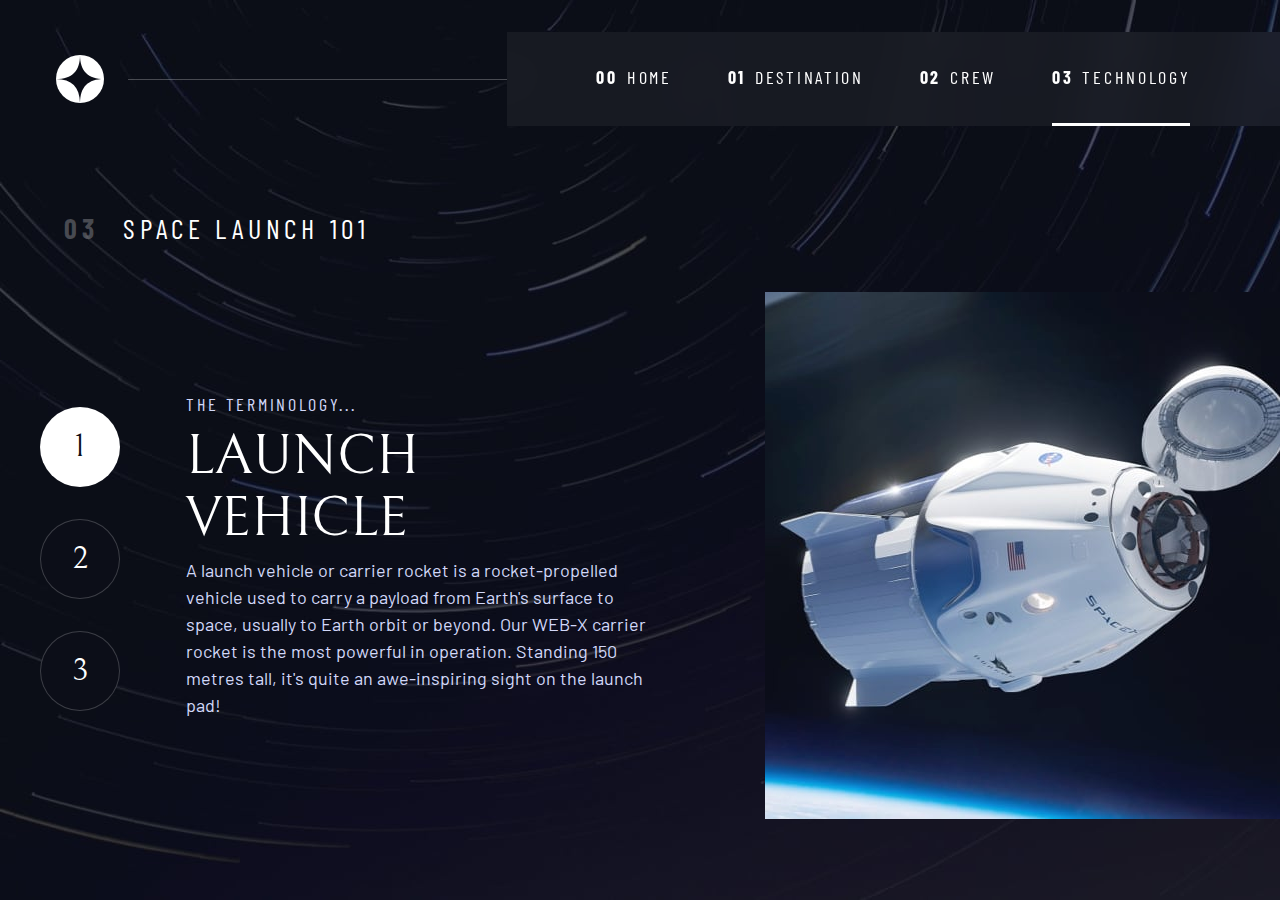
<file: technology.html>
<!DOCTYPE html>
<html lang="en">

<head>
  <meta charset="UTF-8">
  <meta http-equiv="X-UA-Compatible" content="IE=edge">
  <meta name="viewport" content="width=device-width, initial-scale=1.0">
  <link rel="shortcut icon" href="./assets/favicon-32x32.png" type="image/png" sizes="32x32">
  <title>Space Travel</title>
  <!-- Google fonts -->
  <link rel="preconnect" href="https://fonts.googleapis.com">
  <link rel="preconnect" href="https://fonts.gstatic.com" crossorigin>
  <link
    href="https://fonts.googleapis.com/css2?family=Barlow+Condensed:wght@400;700&family=Bellefair&family=Barlow:wght@400;700&display=swap"
    rel="stylesheet">
  <!-- Our custom CSS -->
  <link rel="stylesheet" href="./index.css">

  <script src="./navigation.js" defer></script>
  <script src="./tabs.js" defer></script>

</head>

<body class="technology">
  <a class="skip-to-content" href="#main">Skip to content</a>
  <header class="primary-header flex">
    <div>
      <img src="./assets/shared/logo.svg" alt="space tourism logo" class="logo">
    </div>
    <button class="mobile-nav-toggle" aria-controls="primary-navigation"><span class="sr-only"
        aria-expanded="false">Menu</span></button>
    <nav>
      <ul id="primary-navigation" data-visible="false" class="primary-navigation underline-indicators flex">
        <li><a href="index.html" class="ff-sans-cond text-white uppercase letter-spacing-2"><span
              aria-hidden="true">00</span>Home</a></li>
        <li><a href="destination.html" class="ff-sans-cond text-white uppercase letter-spacing-2"><span
              aria-hidden="true">01</span>Destination</a>
        </li>
        <li><a href="crew.html" class="ff-sans-cond text-white uppercase letter-spacing-2"><span
              aria-hidden="true">02</span>Crew</a></li>
        <li class="active"><a href="technology.html" class="ff-sans-cond text-white uppercase letter-spacing-2"><span
              aria-hidden="true">03</span>Technology</a>
        </li>
      </ul>
    </nav>
  </header>
  <main id="main" class="grid-container grid-container--technology flow">
    <h1 class="numbered-title"><span aria-hidden="true">03</span> Space launch 101</h1>

    <div class="number-indicators flex" style="--flow-space: 1rem" role="tablist" aria-label="technology list">
      <button aria-selected="true" role="tab" aria-controls="vehicle-tab" tabindex="0" data-image="vehicle-image"><span
          class="sr-only">The launch vehicle</span>1</button>
      <button aria-selected="false" role="tab" aria-controls="spaceport-tab" tabindex="0"
        data-image="spaceport-image"><span class="sr-only">The spaceport</span>2</button>
      <button aria-selected="false" role="tab" aria-controls="capsule-tab" tabindex="0" data-image="capsule-image"><span
          class="sr-only">The capsule</span>3</button>
    </div>

    <!-- Launch vehicle -->
    <article class="technology-details flow" id="vehicle-tab" tabindex="0" role="tabpanel">
      <header class="flow flow--space-small">
        <h2 class="ff-sans-cond fs-400 text-accent uppercase letter-spacing-2">The terminology...</h2>
        <p class="ff-serif fs-700 uppercase">Launch vehicle</p>
      </header>
      <p class="text-accent">
        A launch vehicle or carrier rocket is a rocket-propelled vehicle used to carry a
        payload from Earth's surface to space, usually to Earth orbit or beyond. Our
        WEB-X carrier rocket is the most powerful in operation. Standing 150 metres tall,
        it's quite an awe-inspiring sight on the launch pad!
    </article>

    <!-- Spaceport -->
    <article hidden class="technology-details flow" id="spaceport-tab" tabindex="0" role="tabpanel">
      <header class="flow flow--space-small">
        <h2 class="ff-sans-cond fs-400 text-accent uppercase letter-spacing-2">The terminology...</h2>
        <p class="ff-serif fs-700 uppercase">Spaceport</p>
      </header>
      <p class="text-accent">
        A spaceport or cosmodrome is a site for launching (or receiving) spacecraft,
        by analogy to the seaport for ships or airport for aircraft. Based in the
        famous Cape Canaveral, our spaceport is ideally situated to take advantage
        of the Earth’s rotation for launch.
    </article>

    <!-- Capsule -->
    <article hidden class="technology-details flow" id="capsule-tab" tabindex="0" role="tabpanel">
      <header class="flow flow--space-small">
        <h2 class="ff-sans-cond fs-400 text-accent uppercase letter-spacing-2">The terminology...</h2>
        <p class="ff-serif fs-700 uppercase">Space capsule</p>
      </header>
      <p class="text-accent">
        A space capsule is an often-crewed spacecraft that uses a blunt-body reentry
        capsule to reenter the Earth's atmosphere without wings. Our capsule is where
        you'll spend your time during the flight. It includes a space gym, cinema,
        and plenty of other activities to keep you entertained.
    </article>

    <picture id="vehicle-image">
      <source srcset="./assets/technology/image-launch-vehicle-portrait.jpg" media="(min-width: 45rem)">
      <img src="./assets/technology/image-launch-vehicle-landscape.jpg" alt="Launch vehicle lifting off">
    </picture>
    <picture id="spaceport-image">
      <source srcset="./assets/technology/image-spaceport-portrait.jpg" media="(min-width: 45rem)">
      <img src="./assets/technology/image-spaceport-landscape.jpg" alt="The spaceport">
    </picture>
    <picture id="capsule-image">
      <source srcset="./assets/technology/image-space-capsule-portrait.jpg" media="(min-width: 45rem)">
      <img src="./assets/technology/image-space-capsule-landscape.jpg" alt="The space capsule">
    </picture>
  </main>

</body>

</html>
</file>
<file: index.css>
/* ------------------------ */
/* Custom properties        */
/* ------------------------ */
:root {
    /* colors */
    --clr-dark: 230 35% 7%;
    --clr-light: 231 77% 90%;
    --clr-white: 0 0% 100%;
  
    /* font sizes */
    --fs-900: clamp(5rem, 8vw + 1rem, 9.375rem);
    --fs-800: 3.5rem;
    --fs-700: 1.5rem;
    --fs-600: 1rem;
    --fs-500: 1rem;
    --fs-400: 0.9375rem;
    --fs-300: 1rem;
    --fs-200: 0.875rem;
  
    /* font-families */
    --ff-serif: "Bellefair", serif;
    --ff-sans-cond: "Barlow Condensed", sans-serif;
    --ff-sans-normal: "Barlow", sans-serif;
  }
  
  @media (min-width: 35em) {
    :root {
      /* font sizes */
      --fs-800: 5rem;
      --fs-700: 2.5rem;
      --fs-600: 1.5rem;
      --fs-500: 1.25rem;
      --fs-400: 1rem;
    }
  }
  
  @media (min-width: 45em) {
    :root {
      /* font sizes */
      --fs-800: 6.25rem;
      --fs-700: 3.5rem;
      --fs-600: 2rem;
      --fs-500: 1.75rem;
      --fs-400: 1.125rem;
    }
  }
  
  /* ------------------------ */
  /* Reset                    */
  /* ------------------------ */
  
  /* https://piccalil.li/blog/a-modern-css-reset/ */
  
  /* Box sizing */
  *,
  *::before,
  *::after {
    box-sizing: border-box;
  }
  
  /* Reset margins */
  body,
  h1,
  h2,
  h3,
  h4,
  h5,
  p,
  figure,
  picture {
    margin: 0;
  }
  
  h1,
  h2,
  h3,
  h4,
  h5,
  h6,
  p {
    font-weight: 400;
  }
  
  /* set up the body */
  body {
    font-family: var(--ff-sans-normal);
    font-size: var(--fs-400);
    color: hsl(var(--clr-white));
    background-color: hsl(var(--clr-dark));
    line-height: 1.5;
    min-height: 100vh;
  
    display: grid;
    grid-template-rows: min-content 1fr;
  
    overflow-x: hidden;
  }
  
  /* make images easier to work with */
  img,
  picture {
    max-width: 100%;
    /* display: block; */ /* prevents the hidden attribute from working*/
  }
  
  img {
    display: block;
  }
  
  /* make forms easier to work with */
  input,
  button,
  textarea,
  select {
    font: inherit;
  }
  
  /* remove animation for people who've turned them off */
  @media (prefers-reduced-motion: reduce) {
    *,
    *::before,
    *::after {
      animation-duration: 0.01ms !important;
      animation-iteration-count: 1 !important;
      transition-duration: 0.01ms !important;
      scroll-behavior: auto !important;
    }
  }
  
  /* ------------------------ */
  /* Utility classes          */
  /* ------------------------ */
  
  /* general */
  
  .flex {
    display: flex;
    gap: var(--gap, 1rem);
  }
  
  .grid {
    display: grid;
    gap: var(--gap, 1rem);
  }
  
  .d-block {
    display: block;
  }
  
  .flow > *:where(:not(:first-child)) {
    margin-top: var(--flow-space, 1rem);
  }
  
  .flow--space-small {
    --flow-space: 0.5rem;
  }
  
  .container {
    padding-inline: 2em;
    margin-inline: auto;
    max-width: 80rem;
  }
  
  .sr-only {
    position: absolute;
    width: 1px;
    height: 1px;
    padding: 0;
    margin: -1px;
    overflow: hidden;
    clip: rect(0, 0, 0, 0);
    white-space: nowrap; /* added line */
    border: 0;
  }
  
  .skip-to-content {
    position: absolute;
    z-index: 9999;
    background: hsl(var(--clr-white));
    color: hsl(var(--clr-dark));
    padding: 0.5em 1em;
    margin-inline: auto;
    transform: translateY(-100%);
    transition: transform 250ms ease-in;
  }
  .skip-to-content:focus {
    transform: translateY(0);
  }
  
  /* colors */
  
  .bg-dark {
    background-color: hsl(var(--clr-dark));
  }
  .bg-accent {
    background-color: hsl(var(--clr-light));
  }
  .bg-white {
    background-color: hsl(var(--clr-white));
  }
  
  .text-dark {
    color: hsl(var(--clr-dark));
  }
  .text-accent {
    color: hsl(var(--clr-light));
  }
  .text-white {
    color: hsl(var(--clr-white));
  }
  
  /* typography */
  .ff-serif {
    font-family: var(--ff-serif);
  }
  .ff-sans-cond {
    font-family: var(--ff-sans-cond);
  }
  .ff-sans-normal {
    font-family: var(--ff-sans-normal);
  }
  
  .letter-spacing-1 {
    letter-spacing: 4.75px;
  }
  .letter-spacing-2 {
    letter-spacing: 2.7px;
  }
  .letter-spacing-3 {
    letter-spacing: 2.35px;
  }
  
  .uppercase {
    text-transform: uppercase;
  }
  
  .fs-900 {
    font-size: var(--fs-900);
  }
  .fs-800 {
    font-size: var(--fs-800);
  }
  .fs-700 {
    font-size: var(--fs-700);
  }
  .fs-600 {
    font-size: var(--fs-600);
  }
  .fs-500 {
    font-size: var(--fs-500);
  }
  .fs-400 {
    font-size: var(--fs-400);
  }
  .fs-300 {
    font-size: var(--fs-300);
  }
  .fs-200 {
    font-size: var(--fs-200);
  }
  
  .fs-900,
  .fs-800,
  .fs-700,
  .fs-600 {
    line-height: 1.1;
  }
  
  .numbered-title {
    font-family: var(--ff-sans-cond);
    font-size: var(--fs-500);
    text-transform: uppercase;
    letter-spacing: 4.72px;
  }
  .numbered-title span {
    margin-right: 0.5em;
    font-weight: 700;
    color: hsl(var(--clr-white) / 0.25);
  }
  
  /* ------------------------ */
  /* Components               */
  /* ------------------------ */
  
  .large-button {
    font-size: 2rem;
    position: relative;
    display: inline-grid;
    z-index: 1;
    place-items: center;
    padding: 0 2em;
    border-radius: 50%;
    aspect-ratio: 1;
    text-decoration: none;
  }
  
  .large-button::after {
    content: "";
    position: absolute;
    z-index: -1;
    inset: 0;
    background-color: hsl(var(--clr-white) / 0.25);
    border-radius: 50%;
    opacity: 0;
    transition: opacity 500ms linear, transform 750ms ease-in-out;
  }
  
  .large-button:hover::after,
  .large-button:focus::after {
    opacity: 1;
    transform: scale(1.5);
  }
  
  /* primary-header */
  
  .logo {
    margin: 1.5rem clamp(1.5rem, 5vw, 3.5rem);
  }
  
  .primary-header {
    justify-content: space-between;
    align-items: center;
  }
  
  .primary-navigation {
    --gap: clamp(1.5rem, 5vw, 3.5rem);
    --underline-gap: 2rem;
    list-style: none;
    margin: 0;
    padding: 0;
    background-color: hsl(var(--clr-dark) / 0.95);
  }
  
  @supports (backdrop-filter: blur(1rem)) {
    .primary-navigation {
      background-color: hsl(var(--clr-white) / 0.05);
      backdrop-filter: blur(1.5rem);
    }
  }
  
  .primary-navigation a {
    text-decoration: none;
  }
  
  .primary-navigation a > span {
    margin-right: 0.5em;
    font-weight: 700;
  }
  
  .mobile-nav-toggle {
    display: none;
  }
  
  @media (max-width: 35rem) {
    .primary-navigation {
      --underline-gap: 0.5rem;
      position: fixed;
      z-index: 1000;
      inset: 0 0 0 30%;
      padding: min(20rem, 15vh) 0 min(20rem, 15vh) 2rem;
      flex-direction: column;
      transform: translateX(100%);
      transition: transform 250ms ease-in-out;
    }
  
    .primary-navigation[data-visible="true"] {
      transform: translateX(0);
    }
  
    .primary-navigation.underline-indicators > * {
      border: 0;
      border-right: 0.2rem solid hsl(var(--clr-white) / 0);
    }
  
    .primary-navigation.underline-indicators > *:hover,
    .primary-navigation.underline-indicators > *:focus {
      border: 0;
      border-right: 0.2rem solid hsl(var(--clr-white) / 0.5);
    }
    .primary-navigation.underline-indicators > .active {
      border: 0;
      border-right: 0.2rem solid hsl(var(--clr-white) / 1);
    }
  
    .mobile-nav-toggle {
      display: block;
      position: absolute;
      z-index: 2000;
      right: 1rem;
      top: 2rem;
      background: transparent;
      background-image: url(./assets/shared/icon-hamburger.svg);
      background-repeat: no-repeat;
      background-position: center;
      width: 1.5rem;
      aspect-ratio: 1;
      border: 0;
    }
  
    .mobile-nav-toggle[aria-expanded="true"] {
      background-image: url(./assets/shared/icon-close.svg);
    }
  
    .mobile-nav-toggle:focus-visible {
      outline: 5px solid white;
      outline-offset: 5px;
    }
  }
  
  @media (min-width: 35rem) {
    .primary-navigation {
      padding-inline: clamp(3rem, 7vw, 7rem);
    }
  }
  
  @media (min-width: 35rem) and (max-width: 44.999rem) {
    /*I set the padding to be close to resembling the laptop version. I viewed the website at 561 x 658 pixels. Phillip Andrews*/
    nav #primary-navigation {
      padding-left: 30px;
      padding-top: -5px;
      padding-bottom: -5px;
    }
    .primary-navigation a > span {
      display: none;
    }
  }
  
  @media (min-width: 45rem) {
    .primary-header::after {
      content: "";
      display: block;
      position: relative;
      height: 1px;
      width: 100%;
      margin-right: -2.5rem;
      background: hsl(var(--clr-white) / 0.25);
      order: 1;
    }
  
    nav {
      order: 2;
    }
  
    .primary-navigation {
      margin-block: 2rem;
    }
  }
  
  .underline-indicators > * {
    cursor: pointer;
    background-color: transparent;
    padding: var(--underline-gap, 0.5rem) 0;
    border: 0;
    border-bottom: 0.2rem solid hsl(var(--clr-white) / 0);
  }
  .underline-indicators > *:hover .underline-indicators > *:focus {
    border-color: hsl(var(--clr-white) / 0.5);
  }
  .underline-indicators > .active,
  .underline-indicators > [aria-selected="true"] {
    color: hsl(var(--clr-white) / 1);
    border-color: hsl(var(--clr-white) / 1);
  }
  
  .tab-list {
    --gap: 2rem;
  }
  
  .dot-indicators > * {
    cursor: pointer;
    border: 0;
    border-radius: 50%;
    padding: 0;
    width: 1rem;
    height: 1rem;
    background-color: hsl(var(--clr-white) / 0.2);
  }
  .dot-indicators > *:hover,
  .dot-indicators > *:focus {
    background-color: hsl(var(--clr-white) / 0.5);
  }
  .dot-indicators > [aria-selected="true"] {
    background-color: hsl(var(--clr-white) / 1);
  }
  
  .number-indicators > * {
    cursor: pointer;
    display: grid;
    place-items: center;
    background-color: hsl(var(--clr-dark));
    color: hsl(var(--clr-white));
    font-family: var(--ff-serif);
    width: 3em;
    height: 3em;
    border: 1px solid hsl(var(--clr-white) / 0.2);
    border-radius: 50%;
  }
  .number-indicators > *:hover,
  .number-indicators > *:focus {
    border: 1px solid hsl(var(--clr-white));
  }
  .number-indicators > [aria-selected="true"] {
    background-color: hsl(var(--clr-white));
    color: hsl(var(--clr-dark));
  }
  
  /* ------------------------ */
  /* Page specific background */
  /* ------------------------ */
  body {
    background-size: cover;
    background-position: bottom center;
  }
  
  /* home */
  
  .home {
    background-image: url(./assets/home/background-home-mobile.jpg);
  }
  
  @media (min-width: 35rem) {
    .home {
      background-position: center center;
      background-image: url(./assets/home/background-home-tablet.jpg);
    }
  }
  
  @media (min-width: 45rem) {
    .home {
      background-image: url(./assets/home/background-home-desktop.jpg);
    }
  }
  
  /* destination */
  
  .destination {
    background-image: url(./assets/destination/background-destination-mobile.jpg);
  }
  
  @media (min-width: 35rem) {
    .destination {
      background-image: url(./assets/destination/background-destination-tablet.jpg);
    }
  }
  
  @media (min-width: 45rem) {
    .destination {
      background-image: url(./assets/destination/background-destination-desktop.jpg);
    }
  }
  
  /* crew */
  
  .crew {
    background-image: url(./assets/crew/background-crew-mobile.jpg);
  }
  
  @media (min-width: 35rem) {
    .crew {
      background-image: url(./assets/crew/background-crew-tablet.jpg);
    }
  }
  
  @media (min-width: 45rem) {
    .crew {
      background-image: url(./assets/crew/background-crew-desktop.jpg);
    }
  }
  
  /* technology */
  
  .technology {
    background-image: url(./assets/technology/background-technology-mobile.jpg);
  }
  
  @media (min-width: 35rem) {
    .technology {
      background-image: url(./assets/technology/background-technology-tablet.jpg);
    }
  }
  
  @media (min-width: 45rem) {
    .technology {
      background-image: url(./assets/technology/background-technology-desktop.jpg);
    }
  }

  .copyright{
    padding-top: 45%;
    margin-top: 65%;
  }
  
  /* ------------------------ */
  /* Layout                   */
  /* ------------------------ */
  
  .grid-container {
    text-align: center;
    display: grid;
    place-items: center;
    padding-inline: 1rem;
    padding-bottom: 4rem;
  }
  
  .grid-container p:not([class]) {
    max-width: 50ch;
  }
  
  .numbered-title {
    grid-area: title;
  }
  
  /* destination layout */
  
  .grid-container--destination {
    --flow-space: 2rem;
    grid-template-areas:
      "title"
      "image"
      "tabs"
      "content";
  }
  
  .grid-container--destination > picture {
    grid-area: image;
    max-width: 60%;
    align-self: start;
  }
  
  .grid-container--destination > .tab-list {
    grid-area: tabs;
  }
  
  .grid-container--destination > .destination-info {
    grid-area: content;
  }
  
  .destination-meta {
    flex-direction: column;
    border-top: 1px solid hsl(var(--clr-white) / 0.1);
    padding-top: 2.5rem;
    margin-top: 2.5rem;
  }
  .destination-meta p {
    font-size: 1.75rem;
  }
  
  /* crew layout */
  
  .grid-container--crew {
    --flow-space: 2rem;
    grid-template-areas:
      "title"
      "image"
      "dots"
      "content";
  }
  
  .grid-container--crew > picture {
    grid-area: image;
    max-width: 60%;
    border-bottom: 1px solid hsl(var(--clr-white) / 0.1);
  }
  
  .grid-container--crew > .dot-indicators {
    grid-area: dots;
  }
  
  .grid-container--crew > .crew-details {
    grid-area: content;
  }
  
  .crew-details h2 {
    color: hsl(var(--clr-white) / 0.5);
  }
  
  /* technology layout */
  .grid-container--technology {
    --flow-space: 0.5rem;
    padding-inline: 0;
    grid-template-areas:
      "title"
      "image"
      "numbers"
      "content";
  }
  
  .grid-container--technology > picture {
    grid-area: image;
  }
  
  .grid-container--technology > .number-indicators {
    grid-area: numbers;
  }
  
  .grid-container--technology > .technology-details {
    padding-inline: 1rem;
    max-width: 50ch;
    grid-area: content;
  }
  
  @media (min-width: 35rem) {
    .numbered-title {
      justify-self: start;
      margin-top: 2rem;
    }
  
    .destination-meta {
      flex-direction: row;
      justify-content: space-evenly;
    }
  
    .grid-container--crew {
      padding-bottom: 0;
      grid-template-areas:
        "title"
        "content"
        "dots"
        "image";
    }
  
    .grid-container--technology > .numbered-title {
      padding-inline: 1rem;
    }
  }
  
  @media (min-width: 45em) {
    .grid-container {
      text-align: left;
      column-gap: var(--container-gap, 2rem);
      grid-template-columns: minmax(1rem, 1fr) repeat(2, minmax(0, 40rem)) minmax(
          1rem,
          1fr
        );
    }
  
    .grid-container--home {
      padding-bottom: max(6rem, 20vh);
      align-items: end;
    }
    .grid-container--home > *:first-child {
      grid-column: 2;
    }
    .grid-container--home > *:last-child {
      grid-column: 3;
    }
  
    .grid-container--destination {
      justify-items: start;
      align-content: start;
      grid-template-areas:
        ". title title ."
        ". image tabs ."
        ". image content .";
    }
  
    .grid-container--destination > picture {
      max-width: 90%;
    }
  
    .destination-meta {
      --gap: min(6vw, 6rem);
      justify-content: start;
    }
  
    .grid-container--crew {
      --container-gap: 5rem;
      justify-items: start;
      align-content: start;
      align-content: center;
      grid-template-columns: minmax(1rem, 1fr) minmax(0, 37rem) minmax(0, 23rem) minmax(
          1rem,
          1fr
        );
      grid-template-areas:
        ".  title  title ."
        ". content image ."
        ".  dots   image .";
    }
  
    .grid-container--crew > picture {
      grid-column: span 2;
      align-self: end;
      justify-self: center;
      max-width: 90%;
    }
  
    .grid-container--technology {
      grid-template-columns: minmax(1rem, 1fr) 4rem repeat(2, minmax(0, 35rem));
      grid-template-areas:
        ". title title title"
        ". numbers content image";
    }
  
    .grid-container--technology > .number-indicators {
      --gap: 2rem;
      display: flex;
      flex-direction: column;
    }
    .grid-container--technology > .number-indicators > * {
      font-size: var(--fs-600);
      width: 5rem;
      height: 5rem;
    }
  
    .grid-container--technology > picture {
      justify-self: end;
    }
  }
</file>
